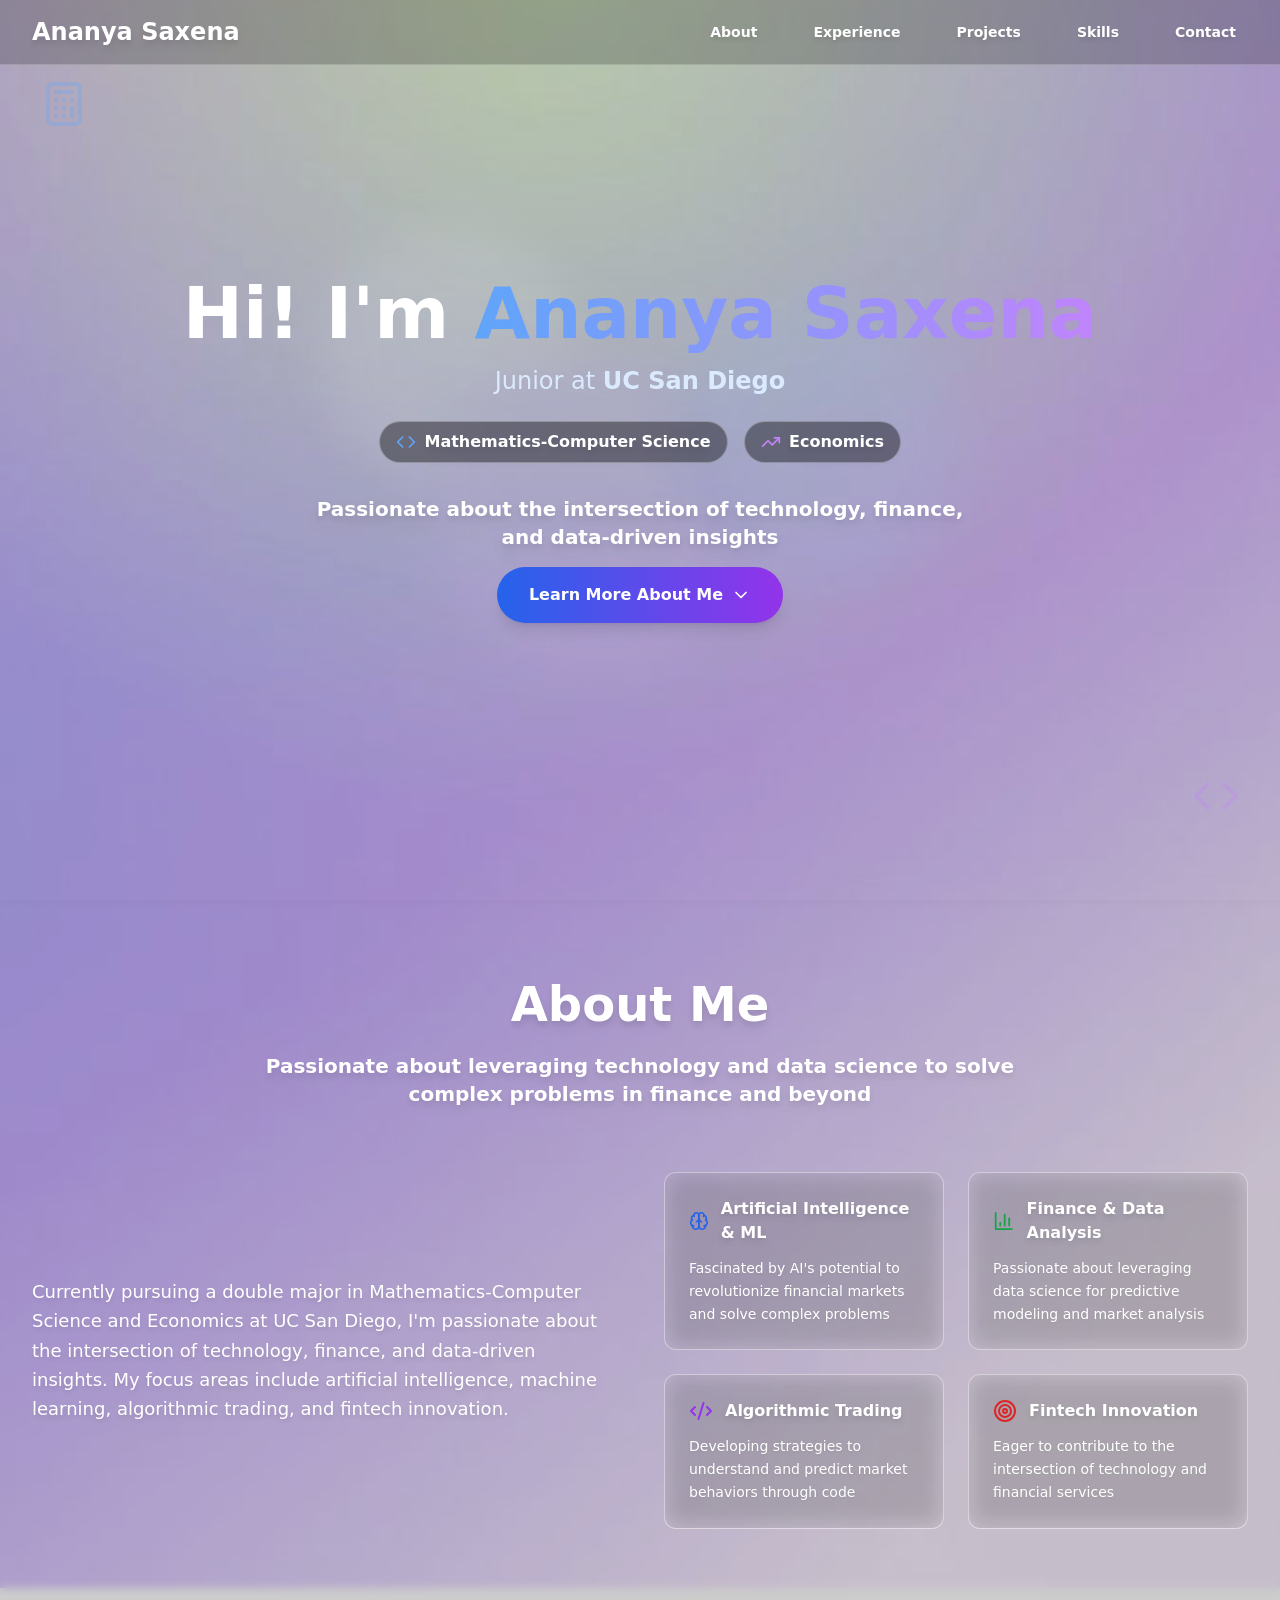
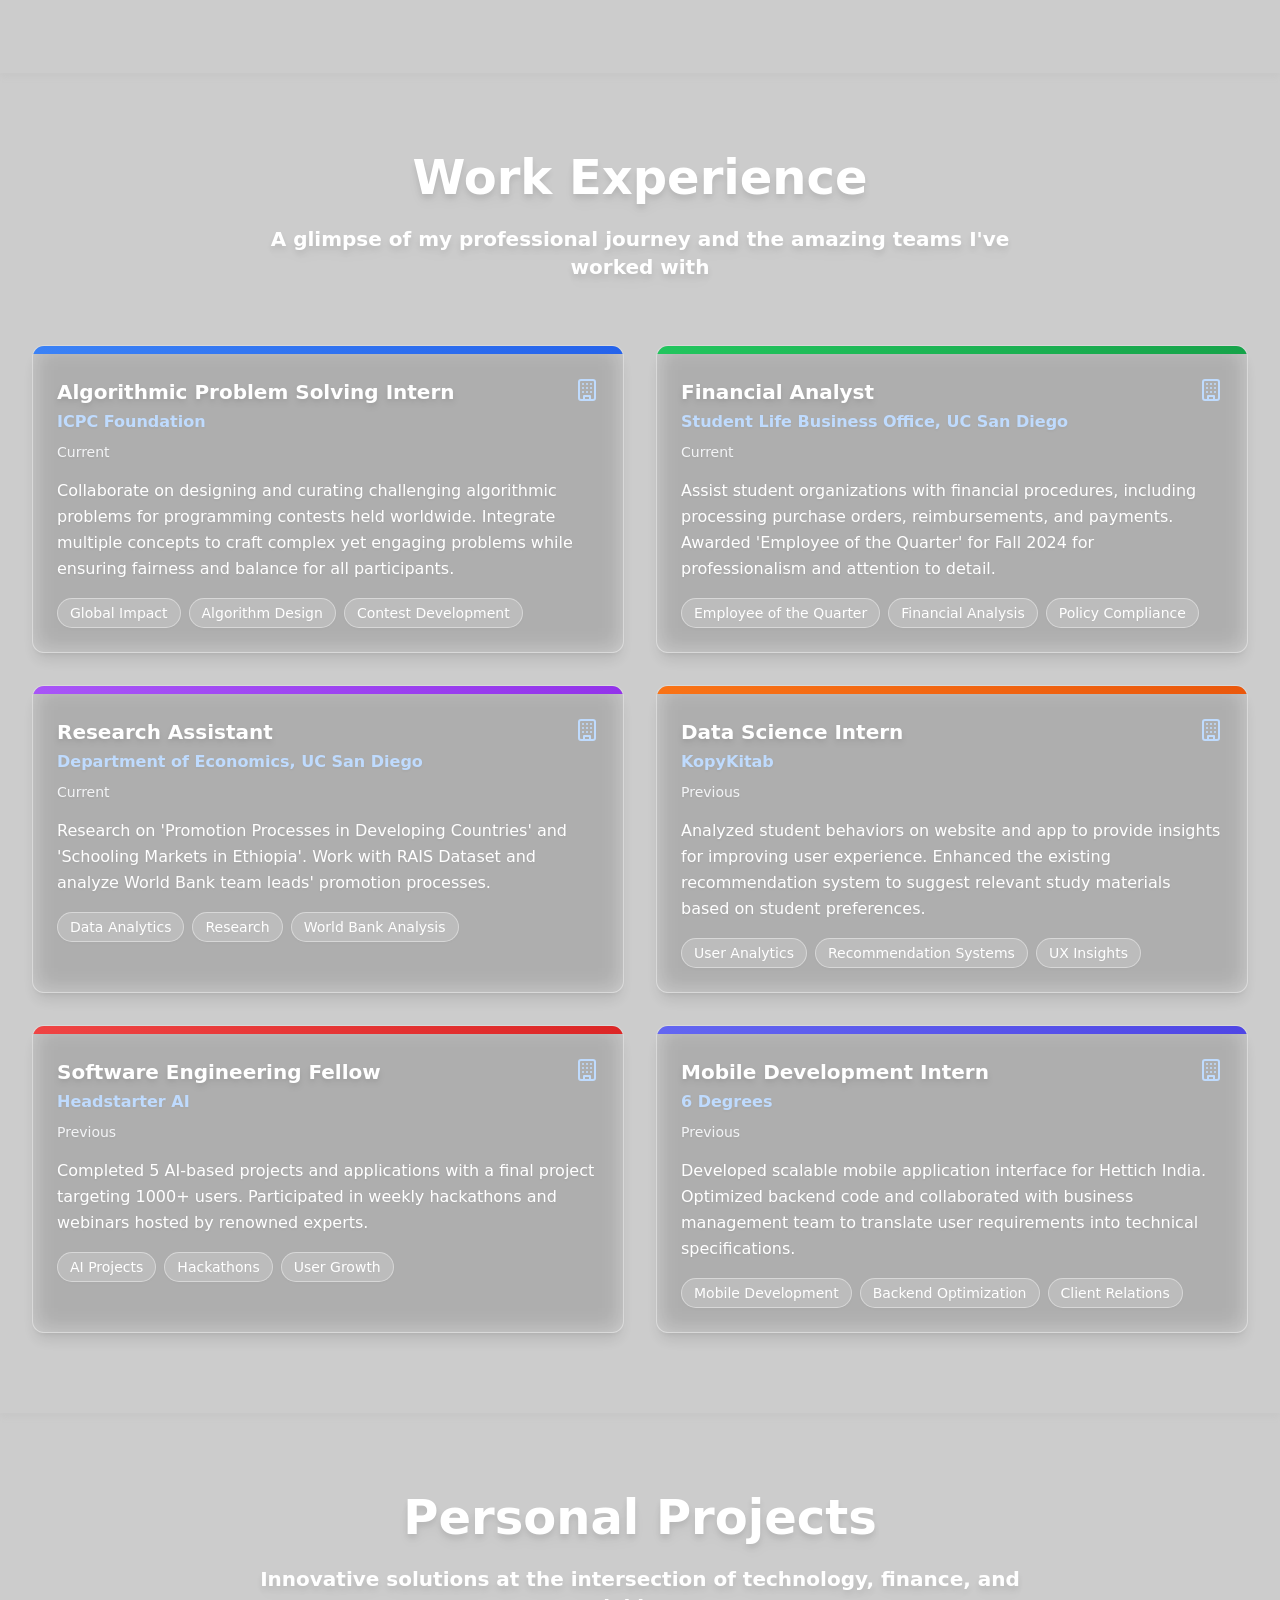
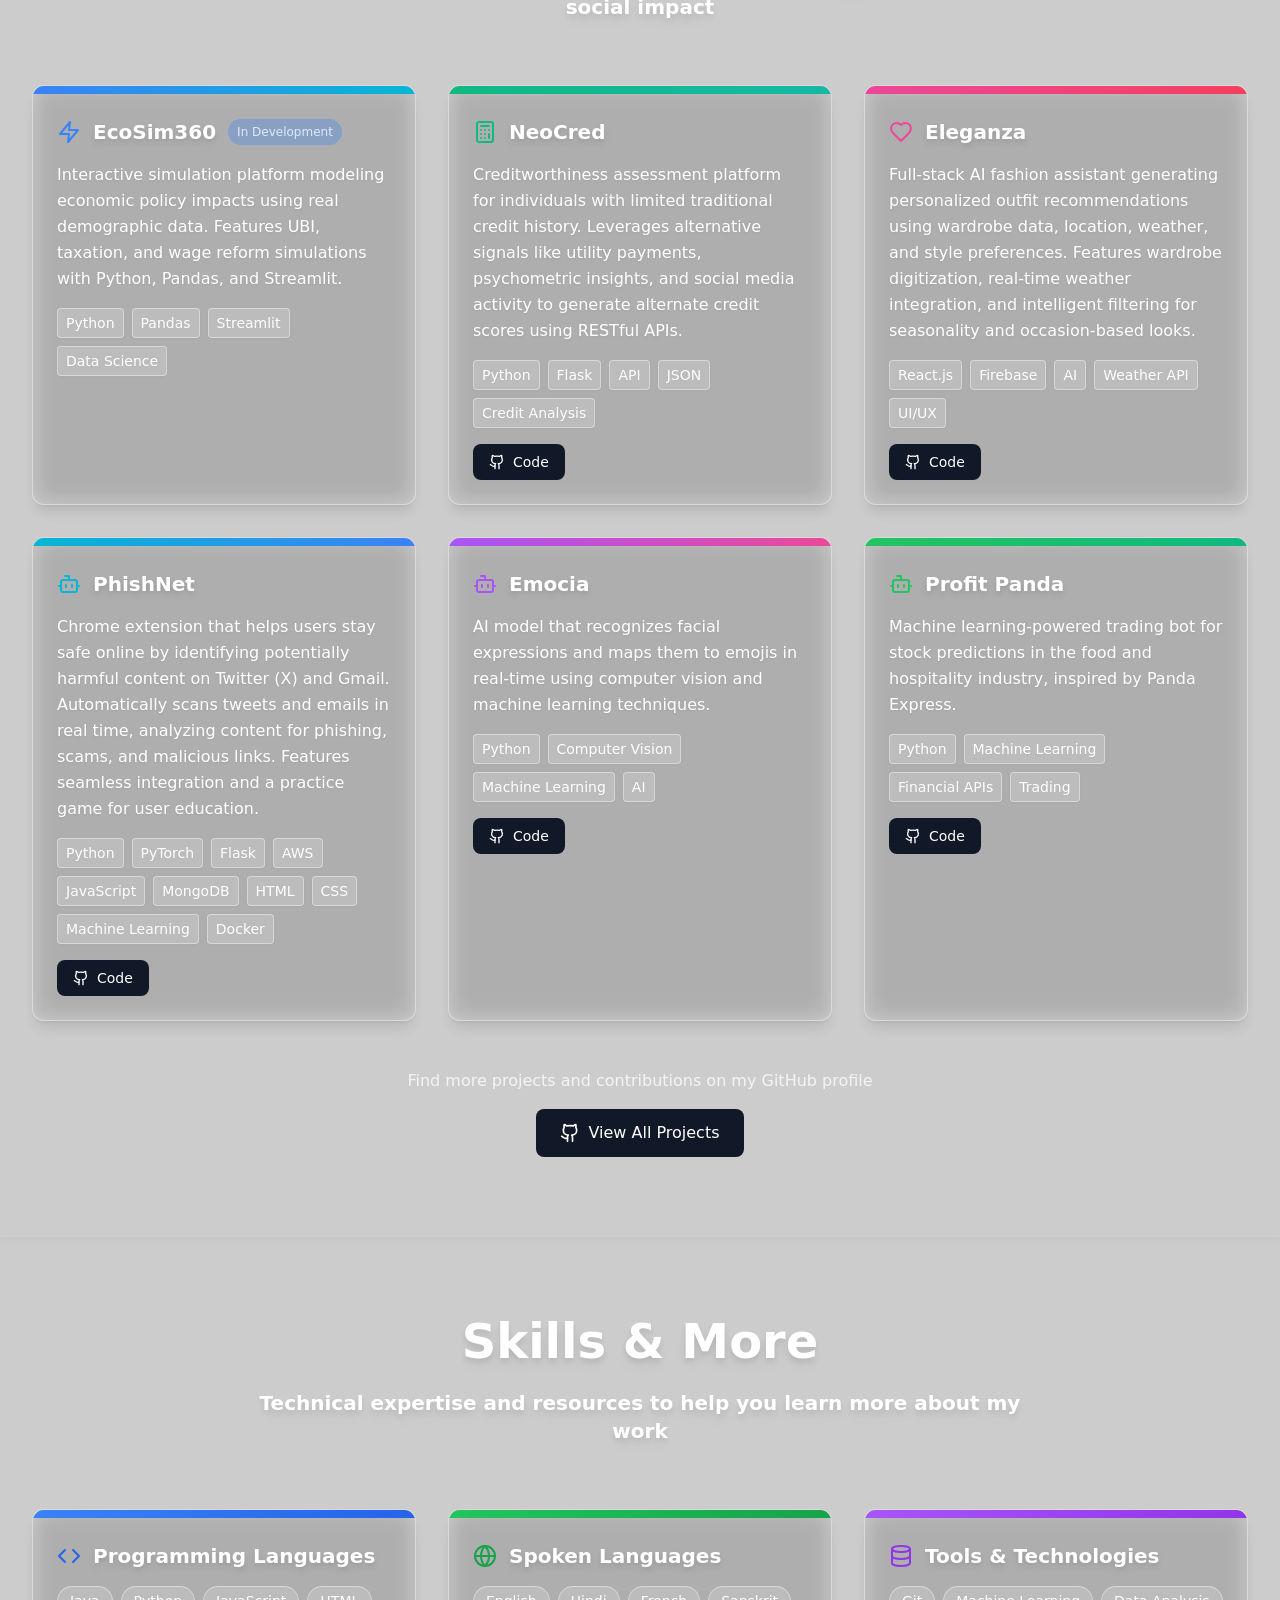
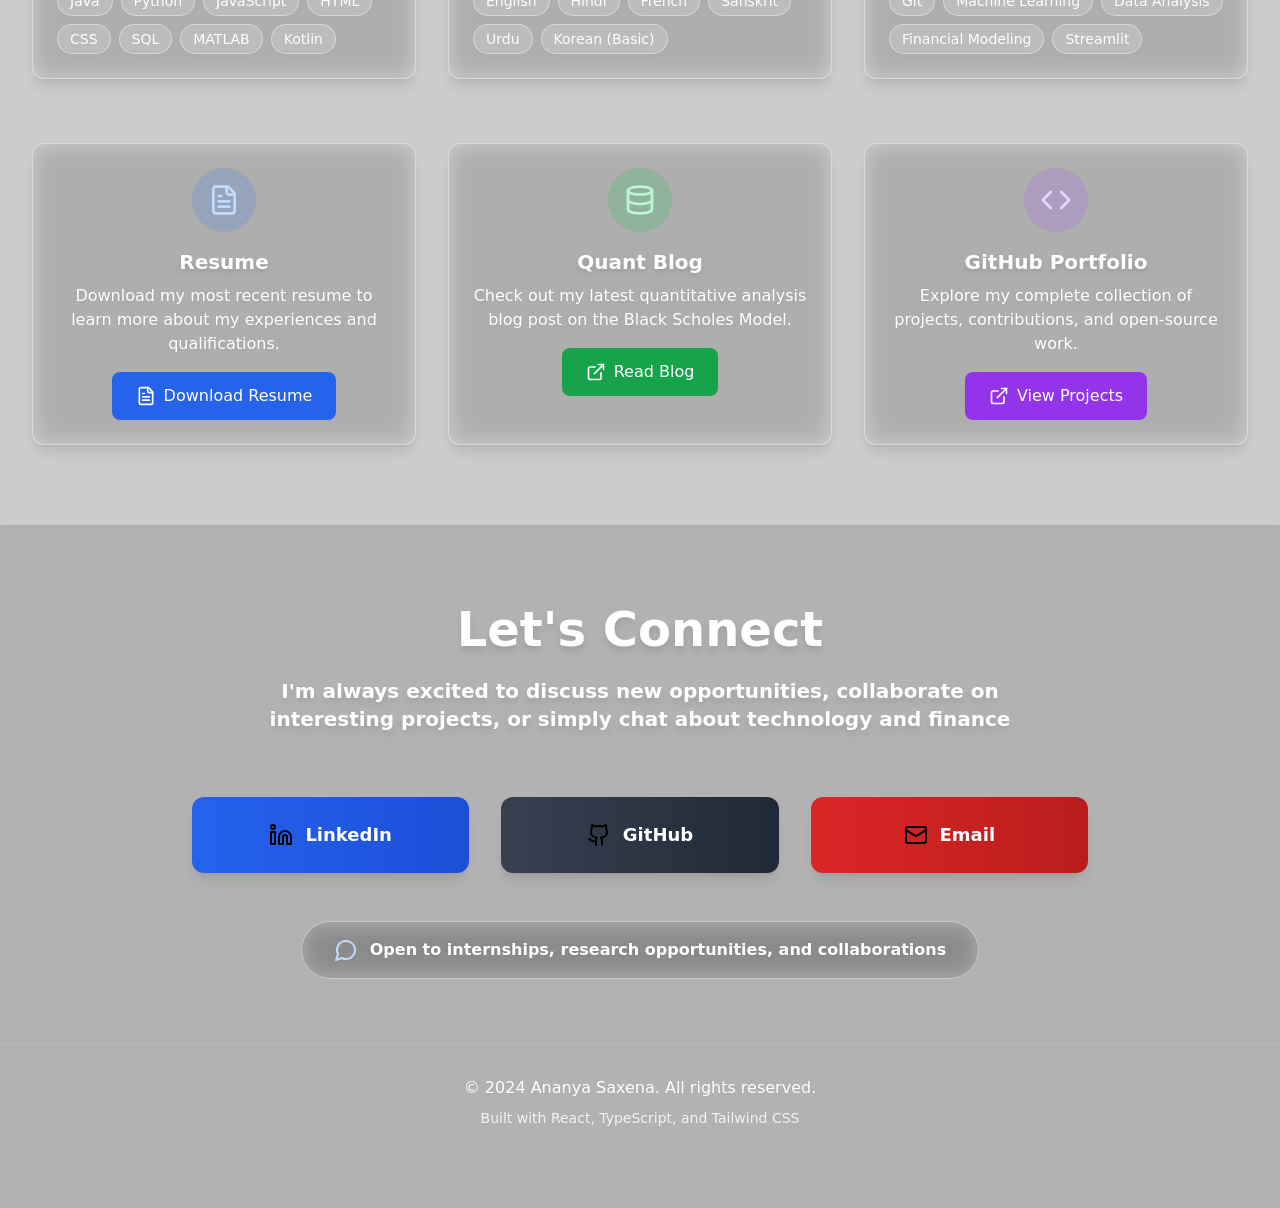
<file: index.html>
<!doctype html>
<html lang="en">
  <head>
    <meta charset="UTF-8" />
    <link rel="icon" type="image/svg+xml" href="/vite.svg" />
    <meta name="viewport" content="width=device-width, initial-scale=1.0" />
    <title>Ananya Saxena - Portfolio</title>
    <script type="module" crossorigin src="/assets/index-BkRyYX4_.js"></script>
    <link rel="stylesheet" crossorigin href="/assets/index-BltATHz_.css">
  </head>
  <body>
    <div id="root"></div>
  </body>
</html>
</file>
<file: assets/index-BltATHz_.css>
*,:before,:after{--tw-border-spacing-x: 0;--tw-border-spacing-y: 0;--tw-translate-x: 0;--tw-translate-y: 0;--tw-rotate: 0;--tw-skew-x: 0;--tw-skew-y: 0;--tw-scale-x: 1;--tw-scale-y: 1;--tw-pan-x: ;--tw-pan-y: ;--tw-pinch-zoom: ;--tw-scroll-snap-strictness: proximity;--tw-gradient-from-position: ;--tw-gradient-via-position: ;--tw-gradient-to-position: ;--tw-ordinal: ;--tw-slashed-zero: ;--tw-numeric-figure: ;--tw-numeric-spacing: ;--tw-numeric-fraction: ;--tw-ring-inset: ;--tw-ring-offset-width: 0px;--tw-ring-offset-color: #fff;--tw-ring-color: rgb(59 130 246 / .5);--tw-ring-offset-shadow: 0 0 #0000;--tw-ring-shadow: 0 0 #0000;--tw-shadow: 0 0 #0000;--tw-shadow-colored: 0 0 #0000;--tw-blur: ;--tw-brightness: ;--tw-contrast: ;--tw-grayscale: ;--tw-hue-rotate: ;--tw-invert: ;--tw-saturate: ;--tw-sepia: ;--tw-drop-shadow: ;--tw-backdrop-blur: ;--tw-backdrop-brightness: ;--tw-backdrop-contrast: ;--tw-backdrop-grayscale: ;--tw-backdrop-hue-rotate: ;--tw-backdrop-invert: ;--tw-backdrop-opacity: ;--tw-backdrop-saturate: ;--tw-backdrop-sepia: ;--tw-contain-size: ;--tw-contain-layout: ;--tw-contain-paint: ;--tw-contain-style: }::backdrop{--tw-border-spacing-x: 0;--tw-border-spacing-y: 0;--tw-translate-x: 0;--tw-translate-y: 0;--tw-rotate: 0;--tw-skew-x: 0;--tw-skew-y: 0;--tw-scale-x: 1;--tw-scale-y: 1;--tw-pan-x: ;--tw-pan-y: ;--tw-pinch-zoom: ;--tw-scroll-snap-strictness: proximity;--tw-gradient-from-position: ;--tw-gradient-via-position: ;--tw-gradient-to-position: ;--tw-ordinal: ;--tw-slashed-zero: ;--tw-numeric-figure: ;--tw-numeric-spacing: ;--tw-numeric-fraction: ;--tw-ring-inset: ;--tw-ring-offset-width: 0px;--tw-ring-offset-color: #fff;--tw-ring-color: rgb(59 130 246 / .5);--tw-ring-offset-shadow: 0 0 #0000;--tw-ring-shadow: 0 0 #0000;--tw-shadow: 0 0 #0000;--tw-shadow-colored: 0 0 #0000;--tw-blur: ;--tw-brightness: ;--tw-contrast: ;--tw-grayscale: ;--tw-hue-rotate: ;--tw-invert: ;--tw-saturate: ;--tw-sepia: ;--tw-drop-shadow: ;--tw-backdrop-blur: ;--tw-backdrop-brightness: ;--tw-backdrop-contrast: ;--tw-backdrop-grayscale: ;--tw-backdrop-hue-rotate: ;--tw-backdrop-invert: ;--tw-backdrop-opacity: ;--tw-backdrop-saturate: ;--tw-backdrop-sepia: ;--tw-contain-size: ;--tw-contain-layout: ;--tw-contain-paint: ;--tw-contain-style: }*,:before,:after{box-sizing:border-box;border-width:0;border-style:solid;border-color:#e5e7eb}:before,:after{--tw-content: ""}html,:host{line-height:1.5;-webkit-text-size-adjust:100%;-moz-tab-size:4;-o-tab-size:4;tab-size:4;font-family:ui-sans-serif,system-ui,sans-serif,"Apple Color Emoji","Segoe UI Emoji",Segoe UI Symbol,"Noto Color Emoji";font-feature-settings:normal;font-variation-settings:normal;-webkit-tap-highlight-color:transparent}body{margin:0;line-height:inherit}hr{height:0;color:inherit;border-top-width:1px}abbr:where([title]){-webkit-text-decoration:underline dotted;text-decoration:underline dotted}h1,h2,h3,h4,h5,h6{font-size:inherit;font-weight:inherit}a{color:inherit;text-decoration:inherit}b,strong{font-weight:bolder}code,kbd,samp,pre{font-family:ui-monospace,SFMono-Regular,Menlo,Monaco,Consolas,Liberation Mono,Courier New,monospace;font-feature-settings:normal;font-variation-settings:normal;font-size:1em}small{font-size:80%}sub,sup{font-size:75%;line-height:0;position:relative;vertical-align:baseline}sub{bottom:-.25em}sup{top:-.5em}table{text-indent:0;border-color:inherit;border-collapse:collapse}button,input,optgroup,select,textarea{font-family:inherit;font-feature-settings:inherit;font-variation-settings:inherit;font-size:100%;font-weight:inherit;line-height:inherit;letter-spacing:inherit;color:inherit;margin:0;padding:0}button,select{text-transform:none}button,input:where([type=button]),input:where([type=reset]),input:where([type=submit]){-webkit-appearance:button;background-color:transparent;background-image:none}:-moz-focusring{outline:auto}:-moz-ui-invalid{box-shadow:none}progress{vertical-align:baseline}::-webkit-inner-spin-button,::-webkit-outer-spin-button{height:auto}[type=search]{-webkit-appearance:textfield;outline-offset:-2px}::-webkit-search-decoration{-webkit-appearance:none}::-webkit-file-upload-button{-webkit-appearance:button;font:inherit}summary{display:list-item}blockquote,dl,dd,h1,h2,h3,h4,h5,h6,hr,figure,p,pre{margin:0}fieldset{margin:0;padding:0}legend{padding:0}ol,ul,menu{list-style:none;margin:0;padding:0}dialog{padding:0}textarea{resize:vertical}input::-moz-placeholder,textarea::-moz-placeholder{opacity:1;color:#9ca3af}input::placeholder,textarea::placeholder{opacity:1;color:#9ca3af}button,[role=button]{cursor:pointer}:disabled{cursor:default}img,svg,video,canvas,audio,iframe,embed,object{display:block;vertical-align:middle}img,video{max-width:100%;height:auto}[hidden]:where(:not([hidden=until-found])){display:none}html{scroll-behavior:smooth}.fixed{position:fixed}.absolute{position:absolute}.relative{position:relative}.inset-0{top:0;right:0;bottom:0;left:0}.bottom-1\/4{bottom:25%}.bottom-20{bottom:5rem}.left-0{left:0}.left-1\/3{left:33.333333%}.left-1\/4{left:25%}.left-10{left:2.5rem}.right-0{right:0}.right-1\/4{right:25%}.right-10{right:2.5rem}.top-0{top:0}.top-1\/3{top:33.333333%}.top-1\/4{top:25%}.top-20{top:5rem}.z-10{z-index:10}.z-50{z-index:50}.mx-auto{margin-left:auto;margin-right:auto}.mb-1{margin-bottom:.25rem}.mb-12{margin-bottom:3rem}.mb-16{margin-bottom:4rem}.mb-2{margin-bottom:.5rem}.mb-3{margin-bottom:.75rem}.mb-4{margin-bottom:1rem}.mb-6{margin-bottom:1.5rem}.mb-8{margin-bottom:2rem}.ml-10{margin-left:2.5rem}.mt-12{margin-top:3rem}.mt-16{margin-top:4rem}.block{display:block}.flex{display:flex}.inline-flex{display:inline-flex}.grid{display:grid}.hidden{display:none}.h-16{height:4rem}.h-2{height:.5rem}.h-64{height:16rem}.h-72{height:18rem}.h-80{height:20rem}.min-h-screen{min-height:100vh}.w-16{width:4rem}.w-64{width:16rem}.w-72{width:18rem}.w-80{width:20rem}.w-full{width:100%}.max-w-2xl{max-width:42rem}.max-w-3xl{max-width:48rem}.max-w-4xl{max-width:56rem}.max-w-7xl{max-width:80rem}.flex-shrink-0{flex-shrink:0}.transform{transform:translate(var(--tw-translate-x),var(--tw-translate-y)) rotate(var(--tw-rotate)) skew(var(--tw-skew-x)) skewY(var(--tw-skew-y)) scaleX(var(--tw-scale-x)) scaleY(var(--tw-scale-y))}@keyframes bounce{0%,to{transform:translateY(-25%);animation-timing-function:cubic-bezier(.8,0,1,1)}50%{transform:none;animation-timing-function:cubic-bezier(0,0,.2,1)}}.animate-bounce{animation:bounce 1s infinite}@keyframes pulse{50%{opacity:.5}}.animate-pulse{animation:pulse 2s cubic-bezier(.4,0,.6,1) infinite}.grid-cols-1{grid-template-columns:repeat(1,minmax(0,1fr))}.flex-wrap{flex-wrap:wrap}.items-start{align-items:flex-start}.items-center{align-items:center}.items-baseline{align-items:baseline}.justify-center{justify-content:center}.justify-between{justify-content:space-between}.gap-12{gap:3rem}.gap-2{gap:.5rem}.gap-3{gap:.75rem}.gap-4{gap:1rem}.gap-6{gap:1.5rem}.gap-8{gap:2rem}.space-x-8>:not([hidden])~:not([hidden]){--tw-space-x-reverse: 0;margin-right:calc(2rem * var(--tw-space-x-reverse));margin-left:calc(2rem * calc(1 - var(--tw-space-x-reverse)))}.space-y-1>:not([hidden])~:not([hidden]){--tw-space-y-reverse: 0;margin-top:calc(.25rem * calc(1 - var(--tw-space-y-reverse)));margin-bottom:calc(.25rem * var(--tw-space-y-reverse))}.space-y-4>:not([hidden])~:not([hidden]){--tw-space-y-reverse: 0;margin-top:calc(1rem * calc(1 - var(--tw-space-y-reverse)));margin-bottom:calc(1rem * var(--tw-space-y-reverse))}.space-y-6>:not([hidden])~:not([hidden]){--tw-space-y-reverse: 0;margin-top:calc(1.5rem * calc(1 - var(--tw-space-y-reverse)));margin-bottom:calc(1.5rem * var(--tw-space-y-reverse))}.overflow-hidden{overflow:hidden}.rounded{border-radius:.25rem}.rounded-full{border-radius:9999px}.rounded-lg{border-radius:.5rem}.rounded-md{border-radius:.375rem}.rounded-xl{border-radius:.75rem}.border{border-width:1px}.border-b{border-bottom-width:1px}.border-t{border-top-width:1px}.border-blue-400\/30{border-color:#60a5fa4d}.border-white\/10{border-color:#ffffff1a}.border-white\/20{border-color:#fff3}.border-white\/30{border-color:#ffffff4d}.border-white\/40{border-color:#fff6}.bg-black\/20{background-color:#0003}.bg-black\/30{background-color:#0000004d}.bg-black\/40{background-color:#0006}.bg-blue-300{--tw-bg-opacity: 1;background-color:rgb(147 197 253 / var(--tw-bg-opacity, 1))}.bg-blue-500\/20{background-color:#3b82f633}.bg-blue-500\/30{background-color:#3b82f64d}.bg-blue-600{--tw-bg-opacity: 1;background-color:rgb(37 99 235 / var(--tw-bg-opacity, 1))}.bg-gray-900{--tw-bg-opacity: 1;background-color:rgb(17 24 39 / var(--tw-bg-opacity, 1))}.bg-green-500\/20{background-color:#22c55e33}.bg-green-600{--tw-bg-opacity: 1;background-color:rgb(22 163 74 / var(--tw-bg-opacity, 1))}.bg-purple-300{--tw-bg-opacity: 1;background-color:rgb(216 180 254 / var(--tw-bg-opacity, 1))}.bg-purple-500\/20{background-color:#a855f733}.bg-purple-600{--tw-bg-opacity: 1;background-color:rgb(147 51 234 / var(--tw-bg-opacity, 1))}.bg-white{--tw-bg-opacity: 1;background-color:rgb(255 255 255 / var(--tw-bg-opacity, 1))}.bg-white\/10{background-color:#ffffff1a}.bg-white\/20{background-color:#fff3}.bg-gradient-to-r{background-image:linear-gradient(to right,var(--tw-gradient-stops))}.from-blue-400{--tw-gradient-from: #60a5fa var(--tw-gradient-from-position);--tw-gradient-to: rgb(96 165 250 / 0) var(--tw-gradient-to-position);--tw-gradient-stops: var(--tw-gradient-from), var(--tw-gradient-to)}.from-blue-500{--tw-gradient-from: #3b82f6 var(--tw-gradient-from-position);--tw-gradient-to: rgb(59 130 246 / 0) var(--tw-gradient-to-position);--tw-gradient-stops: var(--tw-gradient-from), var(--tw-gradient-to)}.from-blue-600{--tw-gradient-from: #2563eb var(--tw-gradient-from-position);--tw-gradient-to: rgb(37 99 235 / 0) var(--tw-gradient-to-position);--tw-gradient-stops: var(--tw-gradient-from), var(--tw-gradient-to)}.from-cyan-500{--tw-gradient-from: #06b6d4 var(--tw-gradient-from-position);--tw-gradient-to: rgb(6 182 212 / 0) var(--tw-gradient-to-position);--tw-gradient-stops: var(--tw-gradient-from), var(--tw-gradient-to)}.from-emerald-500{--tw-gradient-from: #10b981 var(--tw-gradient-from-position);--tw-gradient-to: rgb(16 185 129 / 0) var(--tw-gradient-to-position);--tw-gradient-stops: var(--tw-gradient-from), var(--tw-gradient-to)}.from-gray-700{--tw-gradient-from: #374151 var(--tw-gradient-from-position);--tw-gradient-to: rgb(55 65 81 / 0) var(--tw-gradient-to-position);--tw-gradient-stops: var(--tw-gradient-from), var(--tw-gradient-to)}.from-green-500{--tw-gradient-from: #22c55e var(--tw-gradient-from-position);--tw-gradient-to: rgb(34 197 94 / 0) var(--tw-gradient-to-position);--tw-gradient-stops: var(--tw-gradient-from), var(--tw-gradient-to)}.from-indigo-500{--tw-gradient-from: #6366f1 var(--tw-gradient-from-position);--tw-gradient-to: rgb(99 102 241 / 0) var(--tw-gradient-to-position);--tw-gradient-stops: var(--tw-gradient-from), var(--tw-gradient-to)}.from-orange-500{--tw-gradient-from: #f97316 var(--tw-gradient-from-position);--tw-gradient-to: rgb(249 115 22 / 0) var(--tw-gradient-to-position);--tw-gradient-stops: var(--tw-gradient-from), var(--tw-gradient-to)}.from-pink-500{--tw-gradient-from: #ec4899 var(--tw-gradient-from-position);--tw-gradient-to: rgb(236 72 153 / 0) var(--tw-gradient-to-position);--tw-gradient-stops: var(--tw-gradient-from), var(--tw-gradient-to)}.from-purple-500{--tw-gradient-from: #a855f7 var(--tw-gradient-from-position);--tw-gradient-to: rgb(168 85 247 / 0) var(--tw-gradient-to-position);--tw-gradient-stops: var(--tw-gradient-from), var(--tw-gradient-to)}.from-red-500{--tw-gradient-from: #ef4444 var(--tw-gradient-from-position);--tw-gradient-to: rgb(239 68 68 / 0) var(--tw-gradient-to-position);--tw-gradient-stops: var(--tw-gradient-from), var(--tw-gradient-to)}.from-red-600{--tw-gradient-from: #dc2626 var(--tw-gradient-from-position);--tw-gradient-to: rgb(220 38 38 / 0) var(--tw-gradient-to-position);--tw-gradient-stops: var(--tw-gradient-from), var(--tw-gradient-to)}.to-blue-500{--tw-gradient-to: #3b82f6 var(--tw-gradient-to-position)}.to-blue-600{--tw-gradient-to: #2563eb var(--tw-gradient-to-position)}.to-blue-700{--tw-gradient-to: #1d4ed8 var(--tw-gradient-to-position)}.to-cyan-500{--tw-gradient-to: #06b6d4 var(--tw-gradient-to-position)}.to-emerald-500{--tw-gradient-to: #10b981 var(--tw-gradient-to-position)}.to-gray-800{--tw-gradient-to: #1f2937 var(--tw-gradient-to-position)}.to-green-600{--tw-gradient-to: #16a34a var(--tw-gradient-to-position)}.to-indigo-600{--tw-gradient-to: #4f46e5 var(--tw-gradient-to-position)}.to-orange-600{--tw-gradient-to: #ea580c var(--tw-gradient-to-position)}.to-pink-500{--tw-gradient-to: #ec4899 var(--tw-gradient-to-position)}.to-purple-400{--tw-gradient-to: #c084fc var(--tw-gradient-to-position)}.to-purple-600{--tw-gradient-to: #9333ea var(--tw-gradient-to-position)}.to-red-600{--tw-gradient-to: #dc2626 var(--tw-gradient-to-position)}.to-red-700{--tw-gradient-to: #b91c1c var(--tw-gradient-to-position)}.to-rose-500{--tw-gradient-to: #f43f5e var(--tw-gradient-to-position)}.to-teal-500{--tw-gradient-to: #14b8a6 var(--tw-gradient-to-position)}.bg-cover{background-size:cover}.bg-fixed{background-attachment:fixed}.bg-clip-text{-webkit-background-clip:text;background-clip:text}.bg-center{background-position:center}.bg-no-repeat{background-repeat:no-repeat}.p-2{padding:.5rem}.p-6{padding:1.5rem}.px-2{padding-left:.5rem;padding-right:.5rem}.px-3{padding-left:.75rem;padding-right:.75rem}.px-4{padding-left:1rem;padding-right:1rem}.px-6{padding-left:1.5rem;padding-right:1.5rem}.px-8{padding-left:2rem;padding-right:2rem}.py-1{padding-top:.25rem;padding-bottom:.25rem}.py-2{padding-top:.5rem;padding-bottom:.5rem}.py-20{padding-top:5rem;padding-bottom:5rem}.py-3{padding-top:.75rem;padding-bottom:.75rem}.py-4{padding-top:1rem;padding-bottom:1rem}.pb-3{padding-bottom:.75rem}.pt-2{padding-top:.5rem}.pt-8{padding-top:2rem}.text-left{text-align:left}.text-center{text-align:center}.text-2xl{font-size:1.5rem;line-height:2rem}.text-4xl{font-size:2.25rem;line-height:2.5rem}.text-5xl{font-size:3rem;line-height:1}.text-base{font-size:1rem;line-height:1.5rem}.text-lg{font-size:1.125rem;line-height:1.75rem}.text-sm{font-size:.875rem;line-height:1.25rem}.text-xl{font-size:1.25rem;line-height:1.75rem}.text-xs{font-size:.75rem;line-height:1rem}.font-bold{font-weight:700}.font-medium{font-weight:500}.font-semibold{font-weight:600}.leading-relaxed{line-height:1.625}.text-blue-100{--tw-text-opacity: 1;color:rgb(219 234 254 / var(--tw-text-opacity, 1))}.text-blue-200{--tw-text-opacity: 1;color:rgb(191 219 254 / var(--tw-text-opacity, 1))}.text-blue-400{--tw-text-opacity: 1;color:rgb(96 165 250 / var(--tw-text-opacity, 1))}.text-blue-400\/30{color:#60a5fa4d}.text-blue-500{--tw-text-opacity: 1;color:rgb(59 130 246 / var(--tw-text-opacity, 1))}.text-blue-600{--tw-text-opacity: 1;color:rgb(37 99 235 / var(--tw-text-opacity, 1))}.text-cyan-500{--tw-text-opacity: 1;color:rgb(6 182 212 / var(--tw-text-opacity, 1))}.text-emerald-500{--tw-text-opacity: 1;color:rgb(16 185 129 / var(--tw-text-opacity, 1))}.text-gray-100{--tw-text-opacity: 1;color:rgb(243 244 246 / var(--tw-text-opacity, 1))}.text-green-200{--tw-text-opacity: 1;color:rgb(187 247 208 / var(--tw-text-opacity, 1))}.text-green-500{--tw-text-opacity: 1;color:rgb(34 197 94 / var(--tw-text-opacity, 1))}.text-green-600{--tw-text-opacity: 1;color:rgb(22 163 74 / var(--tw-text-opacity, 1))}.text-pink-500{--tw-text-opacity: 1;color:rgb(236 72 153 / var(--tw-text-opacity, 1))}.text-purple-200{--tw-text-opacity: 1;color:rgb(233 213 255 / var(--tw-text-opacity, 1))}.text-purple-400{--tw-text-opacity: 1;color:rgb(192 132 252 / var(--tw-text-opacity, 1))}.text-purple-400\/30{color:#c084fc4d}.text-purple-500{--tw-text-opacity: 1;color:rgb(168 85 247 / var(--tw-text-opacity, 1))}.text-purple-600{--tw-text-opacity: 1;color:rgb(147 51 234 / var(--tw-text-opacity, 1))}.text-red-600{--tw-text-opacity: 1;color:rgb(220 38 38 / var(--tw-text-opacity, 1))}.text-transparent{color:transparent}.text-white{--tw-text-opacity: 1;color:rgb(255 255 255 / var(--tw-text-opacity, 1))}.opacity-10{opacity:.1}.mix-blend-multiply{mix-blend-mode:multiply}.shadow-lg{--tw-shadow: 0 10px 15px -3px rgb(0 0 0 / .1), 0 4px 6px -4px rgb(0 0 0 / .1);--tw-shadow-colored: 0 10px 15px -3px var(--tw-shadow-color), 0 4px 6px -4px var(--tw-shadow-color);box-shadow:var(--tw-ring-offset-shadow, 0 0 #0000),var(--tw-ring-shadow, 0 0 #0000),var(--tw-shadow)}.blur-xl{--tw-blur: blur(24px);filter:var(--tw-blur) var(--tw-brightness) var(--tw-contrast) var(--tw-grayscale) var(--tw-hue-rotate) var(--tw-invert) var(--tw-saturate) var(--tw-sepia) var(--tw-drop-shadow)}.drop-shadow-lg{--tw-drop-shadow: drop-shadow(0 10px 8px rgb(0 0 0 / .04)) drop-shadow(0 4px 3px rgb(0 0 0 / .1));filter:var(--tw-blur) var(--tw-brightness) var(--tw-contrast) var(--tw-grayscale) var(--tw-hue-rotate) var(--tw-invert) var(--tw-saturate) var(--tw-sepia) var(--tw-drop-shadow)}.drop-shadow-md{--tw-drop-shadow: drop-shadow(0 4px 3px rgb(0 0 0 / .07)) drop-shadow(0 2px 2px rgb(0 0 0 / .06));filter:var(--tw-blur) var(--tw-brightness) var(--tw-contrast) var(--tw-grayscale) var(--tw-hue-rotate) var(--tw-invert) var(--tw-saturate) var(--tw-sepia) var(--tw-drop-shadow)}.drop-shadow-sm{--tw-drop-shadow: drop-shadow(0 1px 1px rgb(0 0 0 / .05));filter:var(--tw-blur) var(--tw-brightness) var(--tw-contrast) var(--tw-grayscale) var(--tw-hue-rotate) var(--tw-invert) var(--tw-saturate) var(--tw-sepia) var(--tw-drop-shadow)}.filter{filter:var(--tw-blur) var(--tw-brightness) var(--tw-contrast) var(--tw-grayscale) var(--tw-hue-rotate) var(--tw-invert) var(--tw-saturate) var(--tw-sepia) var(--tw-drop-shadow)}.backdrop-blur-md{--tw-backdrop-blur: blur(12px);-webkit-backdrop-filter:var(--tw-backdrop-blur) var(--tw-backdrop-brightness) var(--tw-backdrop-contrast) var(--tw-backdrop-grayscale) var(--tw-backdrop-hue-rotate) var(--tw-backdrop-invert) var(--tw-backdrop-opacity) var(--tw-backdrop-saturate) var(--tw-backdrop-sepia);backdrop-filter:var(--tw-backdrop-blur) var(--tw-backdrop-brightness) var(--tw-backdrop-contrast) var(--tw-backdrop-grayscale) var(--tw-backdrop-hue-rotate) var(--tw-backdrop-invert) var(--tw-backdrop-opacity) var(--tw-backdrop-saturate) var(--tw-backdrop-sepia)}.backdrop-blur-sm{--tw-backdrop-blur: blur(4px);-webkit-backdrop-filter:var(--tw-backdrop-blur) var(--tw-backdrop-brightness) var(--tw-backdrop-contrast) var(--tw-backdrop-grayscale) var(--tw-backdrop-hue-rotate) var(--tw-backdrop-invert) var(--tw-backdrop-opacity) var(--tw-backdrop-saturate) var(--tw-backdrop-sepia);backdrop-filter:var(--tw-backdrop-blur) var(--tw-backdrop-brightness) var(--tw-backdrop-contrast) var(--tw-backdrop-grayscale) var(--tw-backdrop-hue-rotate) var(--tw-backdrop-invert) var(--tw-backdrop-opacity) var(--tw-backdrop-saturate) var(--tw-backdrop-sepia)}.transition-all{transition-property:all;transition-timing-function:cubic-bezier(.4,0,.2,1);transition-duration:.15s}.transition-colors{transition-property:color,background-color,border-color,text-decoration-color,fill,stroke;transition-timing-function:cubic-bezier(.4,0,.2,1);transition-duration:.15s}.delay-1000{transition-delay:1s}.duration-300{transition-duration:.3s}.animate-fade-in{animation:fadeIn 1s ease-out}.animate-fade-in-delay{animation:fadeIn 1s ease-out .5s both}.animate-float{animation:float 6s ease-in-out infinite}.animate-float-delay{animation:float 6s ease-in-out infinite 2s}@keyframes fadeIn{0%{opacity:0;transform:translateY(20px)}to{opacity:1;transform:translateY(0)}}@keyframes float{0%,to{transform:translateY(0)}50%{transform:translateY(-20px)}}.hover\:-translate-y-1:hover{--tw-translate-y: -.25rem;transform:translate(var(--tw-translate-x),var(--tw-translate-y)) rotate(var(--tw-rotate)) skew(var(--tw-skew-x)) skewY(var(--tw-skew-y)) scaleX(var(--tw-scale-x)) scaleY(var(--tw-scale-y))}.hover\:-translate-y-2:hover{--tw-translate-y: -.5rem;transform:translate(var(--tw-translate-x),var(--tw-translate-y)) rotate(var(--tw-rotate)) skew(var(--tw-skew-x)) skewY(var(--tw-skew-y)) scaleX(var(--tw-scale-x)) scaleY(var(--tw-scale-y))}.hover\:scale-105:hover{--tw-scale-x: 1.05;--tw-scale-y: 1.05;transform:translate(var(--tw-translate-x),var(--tw-translate-y)) rotate(var(--tw-rotate)) skew(var(--tw-skew-x)) skewY(var(--tw-skew-y)) scaleX(var(--tw-scale-x)) scaleY(var(--tw-scale-y))}.hover\:bg-blue-700:hover{--tw-bg-opacity: 1;background-color:rgb(29 78 216 / var(--tw-bg-opacity, 1))}.hover\:bg-gray-800:hover{--tw-bg-opacity: 1;background-color:rgb(31 41 55 / var(--tw-bg-opacity, 1))}.hover\:bg-green-700:hover{--tw-bg-opacity: 1;background-color:rgb(21 128 61 / var(--tw-bg-opacity, 1))}.hover\:bg-purple-700:hover{--tw-bg-opacity: 1;background-color:rgb(126 34 206 / var(--tw-bg-opacity, 1))}.hover\:bg-white\/10:hover{background-color:#ffffff1a}.hover\:bg-white\/30:hover{background-color:#ffffff4d}.hover\:from-blue-700:hover{--tw-gradient-from: #1d4ed8 var(--tw-gradient-from-position);--tw-gradient-to: rgb(29 78 216 / 0) var(--tw-gradient-to-position);--tw-gradient-stops: var(--tw-gradient-from), var(--tw-gradient-to)}.hover\:from-gray-800:hover{--tw-gradient-from: #1f2937 var(--tw-gradient-from-position);--tw-gradient-to: rgb(31 41 55 / 0) var(--tw-gradient-to-position);--tw-gradient-stops: var(--tw-gradient-from), var(--tw-gradient-to)}.hover\:from-red-700:hover{--tw-gradient-from: #b91c1c var(--tw-gradient-from-position);--tw-gradient-to: rgb(185 28 28 / 0) var(--tw-gradient-to-position);--tw-gradient-stops: var(--tw-gradient-from), var(--tw-gradient-to)}.hover\:to-blue-800:hover{--tw-gradient-to: #1e40af var(--tw-gradient-to-position)}.hover\:to-gray-900:hover{--tw-gradient-to: #111827 var(--tw-gradient-to-position)}.hover\:to-purple-700:hover{--tw-gradient-to: #7e22ce var(--tw-gradient-to-position)}.hover\:to-red-800:hover{--tw-gradient-to: #991b1b var(--tw-gradient-to-position)}.hover\:text-blue-200:hover{--tw-text-opacity: 1;color:rgb(191 219 254 / var(--tw-text-opacity, 1))}.hover\:text-blue-300:hover{--tw-text-opacity: 1;color:rgb(147 197 253 / var(--tw-text-opacity, 1))}.hover\:shadow-lg:hover{--tw-shadow: 0 10px 15px -3px rgb(0 0 0 / .1), 0 4px 6px -4px rgb(0 0 0 / .1);--tw-shadow-colored: 0 10px 15px -3px var(--tw-shadow-color), 0 4px 6px -4px var(--tw-shadow-color);box-shadow:var(--tw-ring-offset-shadow, 0 0 #0000),var(--tw-ring-shadow, 0 0 #0000),var(--tw-shadow)}.hover\:shadow-xl:hover{--tw-shadow: 0 20px 25px -5px rgb(0 0 0 / .1), 0 8px 10px -6px rgb(0 0 0 / .1);--tw-shadow-colored: 0 20px 25px -5px var(--tw-shadow-color), 0 8px 10px -6px var(--tw-shadow-color);box-shadow:var(--tw-ring-offset-shadow, 0 0 #0000),var(--tw-ring-shadow, 0 0 #0000),var(--tw-shadow)}@media (min-width: 640px){.sm\:grid-cols-2{grid-template-columns:repeat(2,minmax(0,1fr))}.sm\:px-6{padding-left:1.5rem;padding-right:1.5rem}.sm\:text-2xl{font-size:1.5rem;line-height:2rem}.sm\:text-6xl{font-size:3.75rem;line-height:1}.sm\:text-xl{font-size:1.25rem;line-height:1.75rem}}@media (min-width: 768px){.md\:block{display:block}.md\:hidden{display:none}.md\:grid-cols-2{grid-template-columns:repeat(2,minmax(0,1fr))}.md\:grid-cols-3{grid-template-columns:repeat(3,minmax(0,1fr))}.md\:text-5xl{font-size:3rem;line-height:1}}@media (min-width: 1024px){.lg\:grid-cols-2{grid-template-columns:repeat(2,minmax(0,1fr))}.lg\:grid-cols-3{grid-template-columns:repeat(3,minmax(0,1fr))}.lg\:px-8{padding-left:2rem;padding-right:2rem}.lg\:text-7xl{font-size:4.5rem;line-height:1}}
</file>
